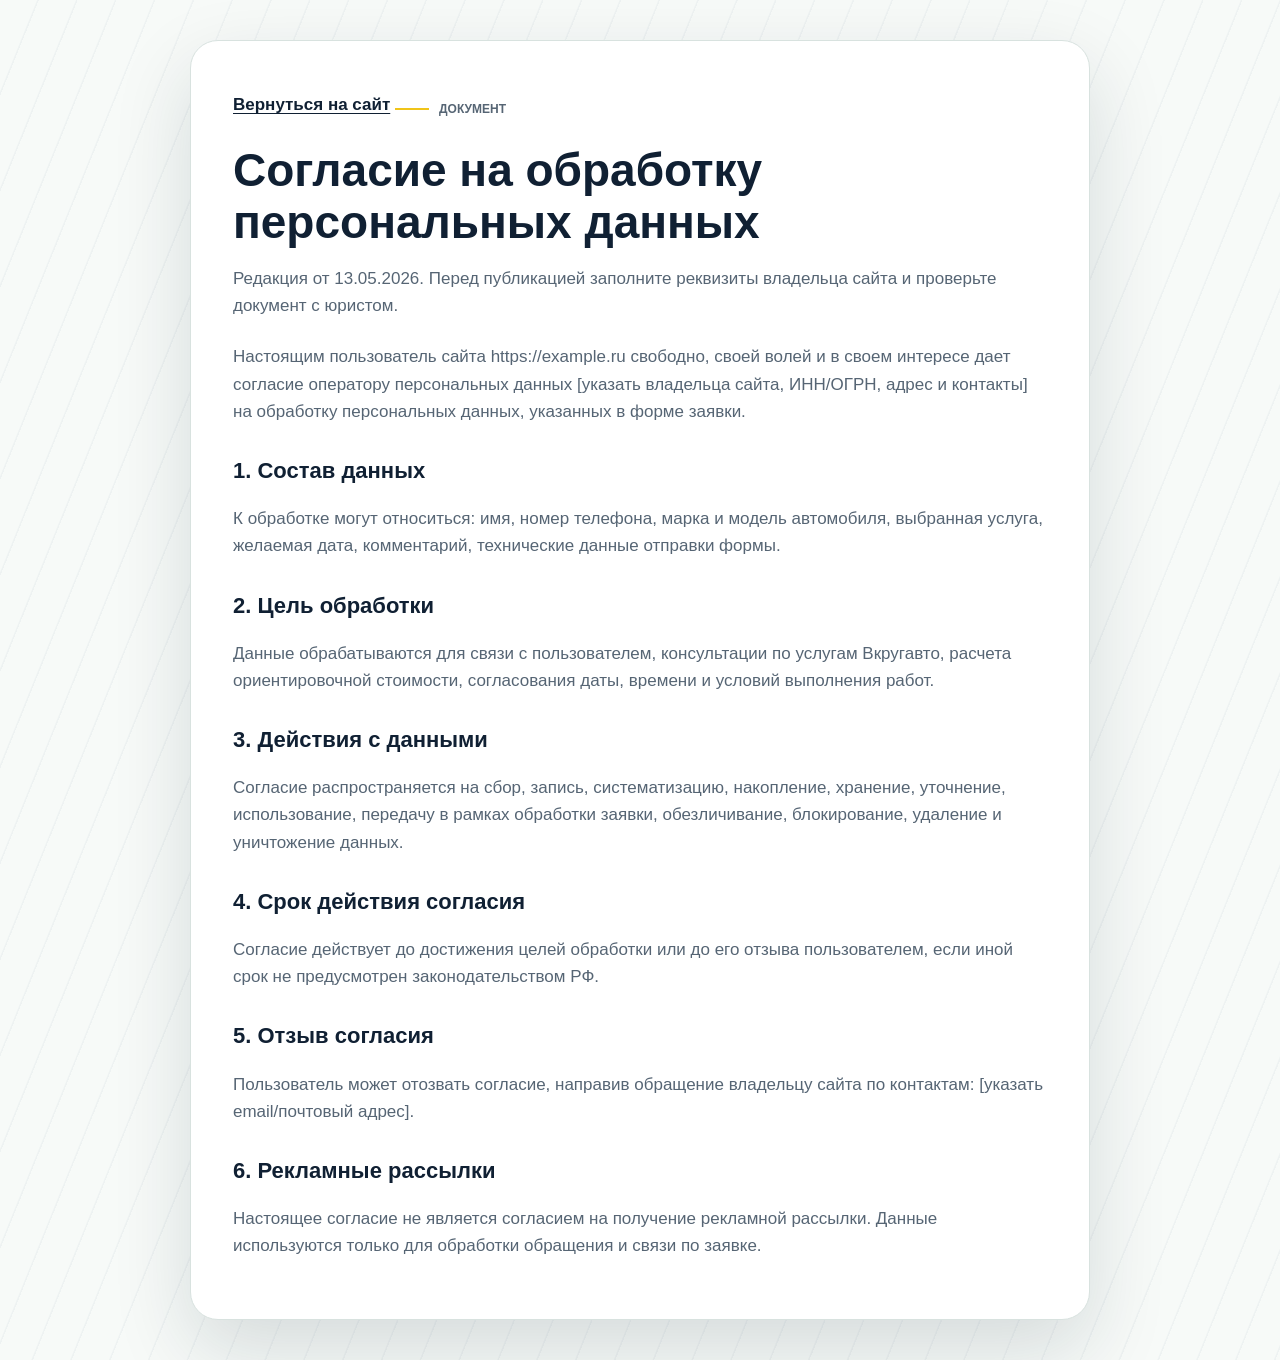
<file: consent.html>
<!doctype html>
<html lang="ru">
<head>
    <meta charset="utf-8">
    <meta name="viewport" content="width=device-width, initial-scale=1">
    <title>Согласие на обработку персональных данных — Вкругавто</title>
    <meta name="description" content="Согласие пользователя на обработку персональных данных при отправке заявки на сайте Вкругавто.">
    <meta name="robots" content="index, follow">
    <link rel="canonical" href="https://example.ru/consent.html">
    <link rel="icon" href="assets/img/favicon.svg" type="image/svg+xml">
    <link rel="stylesheet" href="assets/css/style.css">
</head>
<body class="legal-page">
    <main class="legal-main">
        <article class="legal-card">
            <a class="legal-back" href="/">Вернуться на сайт</a>
            <p class="eyebrow">Документ</p>
            <h1>Согласие на обработку персональных данных</h1>
            <p class="legal-muted">Редакция от 13.05.2026. Перед публикацией заполните реквизиты владельца сайта и проверьте документ с юристом.</p>

            <p>Настоящим пользователь сайта https://example.ru свободно, своей волей и в своем интересе дает согласие оператору персональных данных [указать владельца сайта, ИНН/ОГРН, адрес и контакты] на обработку персональных данных, указанных в форме заявки.</p>

            <h2>1. Состав данных</h2>
            <p>К обработке могут относиться: имя, номер телефона, марка и модель автомобиля, выбранная услуга, желаемая дата, комментарий, технические данные отправки формы.</p>

            <h2>2. Цель обработки</h2>
            <p>Данные обрабатываются для связи с пользователем, консультации по услугам Вкругавто, расчета ориентировочной стоимости, согласования даты, времени и условий выполнения работ.</p>

            <h2>3. Действия с данными</h2>
            <p>Согласие распространяется на сбор, запись, систематизацию, накопление, хранение, уточнение, использование, передачу в рамках обработки заявки, обезличивание, блокирование, удаление и уничтожение данных.</p>

            <h2>4. Срок действия согласия</h2>
            <p>Согласие действует до достижения целей обработки или до его отзыва пользователем, если иной срок не предусмотрен законодательством РФ.</p>

            <h2>5. Отзыв согласия</h2>
            <p>Пользователь может отозвать согласие, направив обращение владельцу сайта по контактам: [указать email/почтовый адрес].</p>

            <h2>6. Рекламные рассылки</h2>
            <p>Настоящее согласие не является согласием на получение рекламной рассылки. Данные используются только для обработки обращения и связи по заявке.</p>
        </article>
    </main>
</body>
</html>
</file>
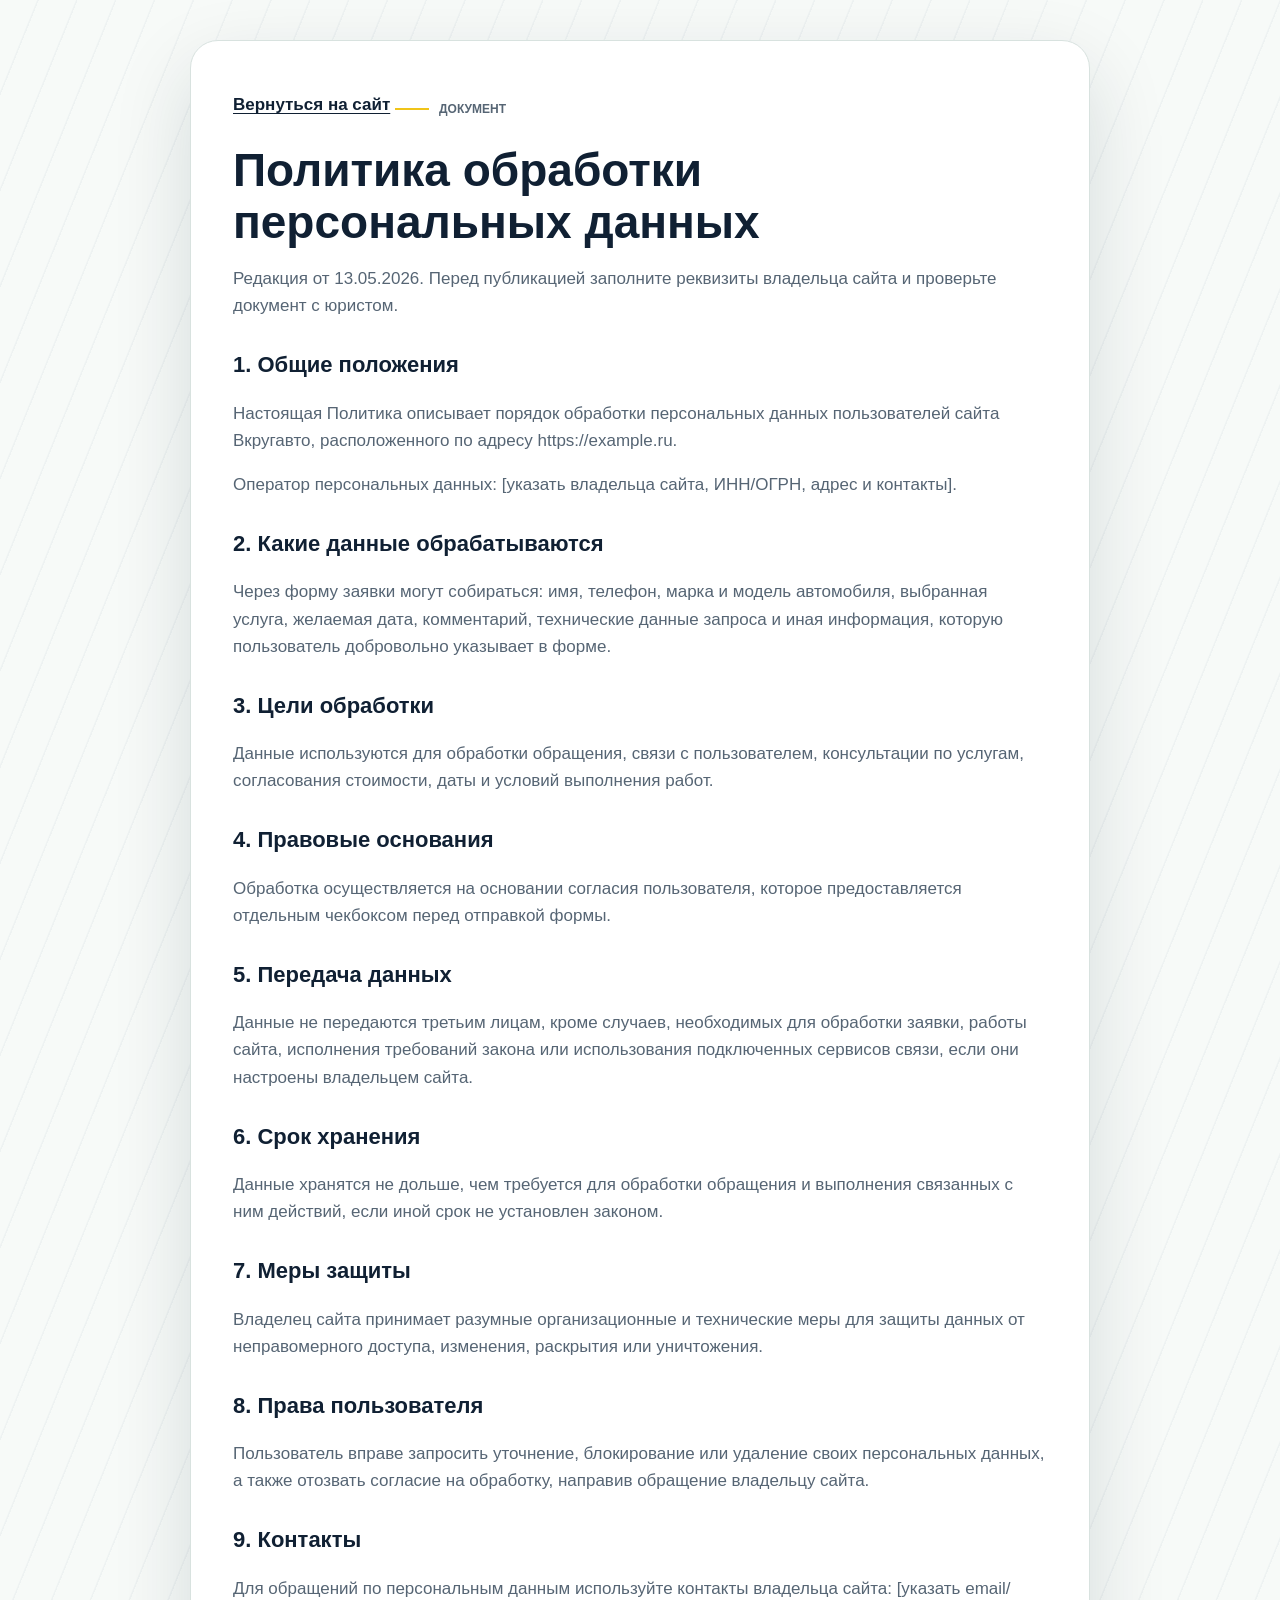
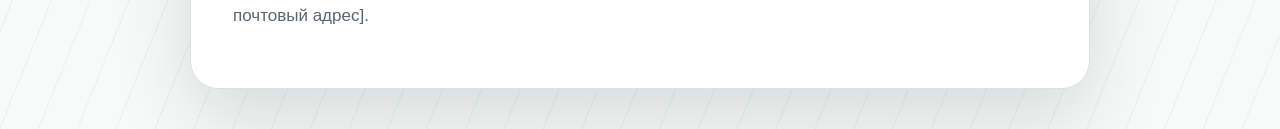
<file: privacy.html>
<!doctype html>
<html lang="ru">
<head>
    <meta charset="utf-8">
    <meta name="viewport" content="width=device-width, initial-scale=1">
    <title>Политика обработки персональных данных — Вкругавто</title>
    <meta name="description" content="Политика обработки персональных данных сайта Вкругавто.">
    <meta name="robots" content="index, follow">
    <link rel="canonical" href="https://example.ru/privacy.html">
    <link rel="icon" href="assets/img/favicon.svg" type="image/svg+xml">
    <link rel="stylesheet" href="assets/css/style.css">
</head>
<body class="legal-page">
    <main class="legal-main">
        <article class="legal-card">
            <a class="legal-back" href="/">Вернуться на сайт</a>
            <p class="eyebrow">Документ</p>
            <h1>Политика обработки персональных данных</h1>
            <p class="legal-muted">Редакция от 13.05.2026. Перед публикацией заполните реквизиты владельца сайта и проверьте документ с юристом.</p>

            <h2>1. Общие положения</h2>
            <p>Настоящая Политика описывает порядок обработки персональных данных пользователей сайта Вкругавто, расположенного по адресу https://example.ru.</p>
            <p>Оператор персональных данных: [указать владельца сайта, ИНН/ОГРН, адрес и контакты].</p>

            <h2>2. Какие данные обрабатываются</h2>
            <p>Через форму заявки могут собираться: имя, телефон, марка и модель автомобиля, выбранная услуга, желаемая дата, комментарий, технические данные запроса и иная информация, которую пользователь добровольно указывает в форме.</p>

            <h2>3. Цели обработки</h2>
            <p>Данные используются для обработки обращения, связи с пользователем, консультации по услугам, согласования стоимости, даты и условий выполнения работ.</p>

            <h2>4. Правовые основания</h2>
            <p>Обработка осуществляется на основании согласия пользователя, которое предоставляется отдельным чекбоксом перед отправкой формы.</p>

            <h2>5. Передача данных</h2>
            <p>Данные не передаются третьим лицам, кроме случаев, необходимых для обработки заявки, работы сайта, исполнения требований закона или использования подключенных сервисов связи, если они настроены владельцем сайта.</p>

            <h2>6. Срок хранения</h2>
            <p>Данные хранятся не дольше, чем требуется для обработки обращения и выполнения связанных с ним действий, если иной срок не установлен законом.</p>

            <h2>7. Меры защиты</h2>
            <p>Владелец сайта принимает разумные организационные и технические меры для защиты данных от неправомерного доступа, изменения, раскрытия или уничтожения.</p>

            <h2>8. Права пользователя</h2>
            <p>Пользователь вправе запросить уточнение, блокирование или удаление своих персональных данных, а также отозвать согласие на обработку, направив обращение владельцу сайта.</p>

            <h2>9. Контакты</h2>
            <p>Для обращений по персональным данным используйте контакты владельца сайта: [указать email/почтовый адрес].</p>
        </article>
    </main>
</body>
</html>
</file>
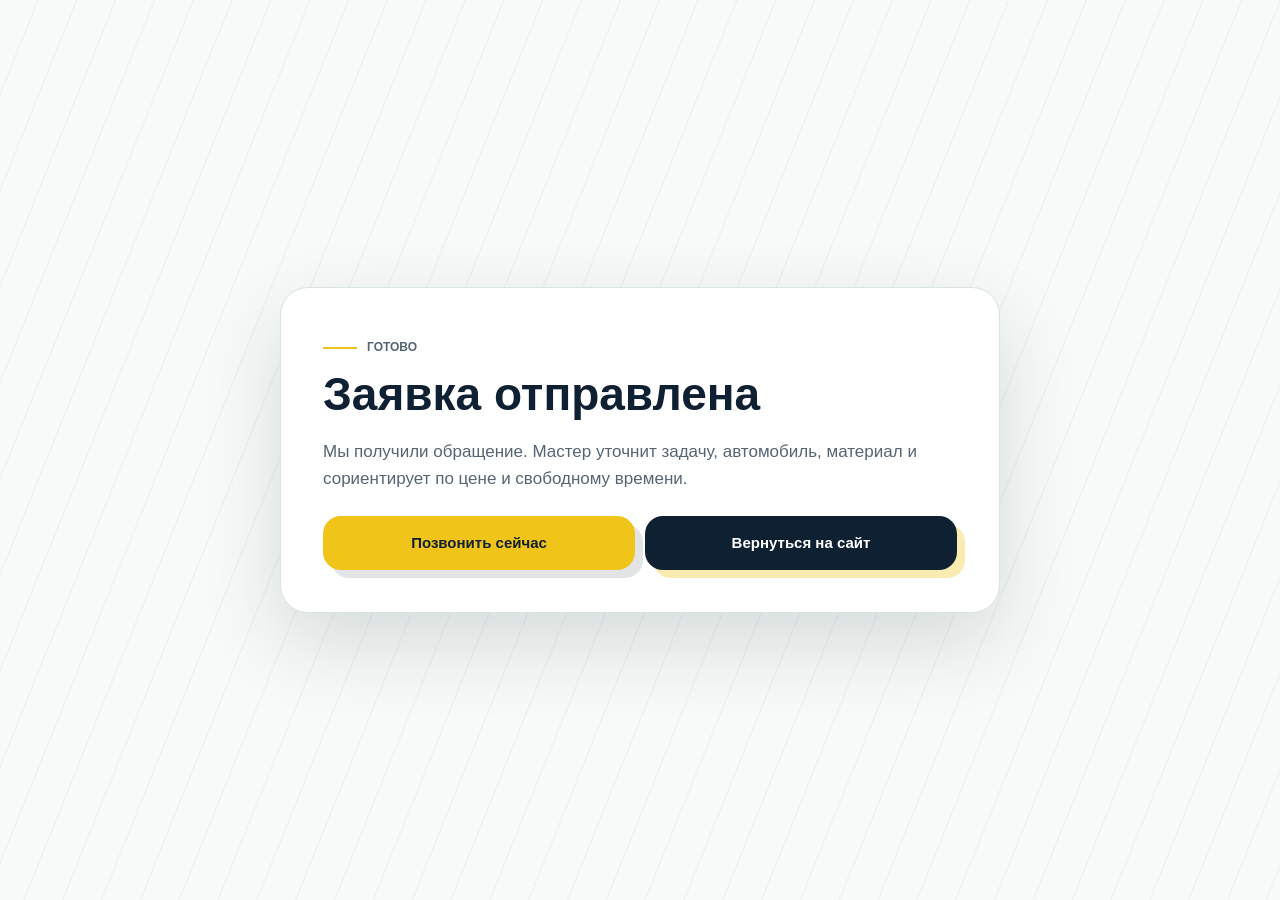
<file: thanks.html>
<!doctype html>
<html lang="ru">
<head>
    <meta charset="utf-8">
    <meta name="viewport" content="width=device-width, initial-scale=1">
    <title>Заявка отправлена — Вкругавто</title>
    <meta name="robots" content="noindex, follow">
    <link rel="icon" href="assets/img/favicon.svg" type="image/svg+xml">
    <link rel="stylesheet" href="assets/css/style.css">
</head>
<body class="thanks-page">
    <main class="thanks-main">
        <section class="thanks-card">
            <p class="eyebrow">Готово</p>
            <h1>Заявка отправлена</h1>
            <p>Мы получили обращение. Мастер уточнит задачу, автомобиль, материал и сориентирует по цене и свободному времени.</p>
            <div class="thanks-actions">
                <a class="btn btn-primary" href="tel:+79855560320">Позвонить сейчас</a>
                <a class="btn btn-secondary" href="/">Вернуться на сайт</a>
            </div>
        </section>
    </main>
</body>
</html>
</file>
<file: assets/css/style.css>
:root {
    --color-bg: #fbfcfd;
    --color-surface: #ffffff;
    --color-surface-soft: #f3f7f8;
    --color-ink: #101828;
    --color-muted: #526070;
    --color-line: #dfe7ea;
    --color-primary: #132238;
    --color-primary-2: #24496f;
    --color-accent: #f3c316;
    --color-accent-dark: #8a6100;
    --color-success: #287a58;
    --color-error: #b42318;
    --shadow-sm: 0 8px 24px rgba(19, 34, 56, 0.08);
    --shadow-md: 0 18px 46px rgba(19, 34, 56, 0.12);
    --radius-lg: 22px;
    --radius-md: 16px;
    --radius-sm: 10px;
    --container: 1180px;
    --header-height: 72px;
    --focus: 0 0 0 4px rgba(243, 195, 22, 0.45);
    --z-mobile-cta: 80;
    --z-header: 100;
    --z-skip: 120;
}

*,
*::before,
*::after {
    box-sizing: border-box;
}

html {
    scroll-behavior: smooth;
    text-size-adjust: 100%;
}

body {
    margin: 0;
    color: var(--color-ink);
    background: var(--color-bg);
    font-family: -apple-system, BlinkMacSystemFont, "Segoe UI", Roboto, Arial, sans-serif;
    font-size: 16px;
    line-height: 1.6;
    letter-spacing: 0;
    overflow-x: hidden;
}

body.menu-open {
    overflow: hidden;
}

img,
svg {
    display: block;
    max-width: 100%;
}

a {
    color: inherit;
    text-decoration: none;
}

button,
input,
select,
textarea {
    font: inherit;
}

button,
a,
summary,
select {
    touch-action: manipulation;
}

button {
    border: 0;
}

:focus-visible {
    outline: 0;
    box-shadow: var(--focus);
}

.skip-link {
    position: fixed;
    top: 12px;
    left: 12px;
    z-index: var(--z-skip);
    padding: 10px 14px;
    color: #ffffff;
    background: var(--color-primary);
    border-radius: var(--radius-sm);
    transform: translateY(-160%);
    transition: transform 180ms ease-out;
}

.skip-link:focus {
    transform: translateY(0);
}

.container {
    width: min(100% - 32px, var(--container));
    margin-inline: auto;
}

.section {
    padding: 72px 0;
}

.section-tight {
    padding-top: 56px;
}

.section-head {
    max-width: 720px;
    margin-bottom: 28px;
}

.section-head h2,
.lead-copy h2,
.contacts-card h2 {
    margin: 0 0 14px;
    font-size: 32px;
    line-height: 1.12;
    letter-spacing: 0;
}

.section-head p,
.lead-copy p,
.contacts-card p {
    margin: 0;
    color: var(--color-muted);
}

.eyebrow {
    margin: 0 0 12px;
    color: var(--color-accent-dark);
    font-size: 14px;
    font-weight: 800;
    text-transform: uppercase;
    letter-spacing: 0;
}

.site-header {
    position: sticky;
    top: 0;
    z-index: var(--z-header);
    min-height: var(--header-height);
    background: rgba(251, 252, 253, 0.92);
    border-bottom: 1px solid rgba(223, 231, 234, 0.85);
    backdrop-filter: blur(16px);
}

.site-header.is-scrolled {
    box-shadow: 0 10px 30px rgba(19, 34, 56, 0.08);
}

.header-inner {
    display: flex;
    align-items: center;
    justify-content: space-between;
    min-height: var(--header-height);
    gap: 16px;
}

.brand {
    display: inline-flex;
    align-items: center;
    min-height: 48px;
    gap: 10px;
}

.brand-mark {
    display: grid;
    place-items: center;
    width: 42px;
    height: 42px;
    color: var(--color-primary);
    background: #ffffff;
    border: 1px solid var(--color-line);
    border-radius: 14px;
    box-shadow: var(--shadow-sm);
}

.brand strong,
.brand small {
    display: block;
}

.brand strong {
    font-size: 18px;
    line-height: 1.1;
}

.brand small {
    color: var(--color-muted);
    font-size: 12px;
}

.desktop-nav {
    display: none;
    align-items: center;
    gap: 22px;
    color: var(--color-muted);
    font-size: 14px;
    font-weight: 700;
}

.desktop-nav a {
    min-height: 44px;
    display: inline-flex;
    align-items: center;
    transition: color 180ms ease-out;
}

.desktop-nav a:hover {
    color: var(--color-primary);
}

.header-actions {
    display: flex;
    align-items: center;
    gap: 10px;
}

.header-phone {
    display: none;
    min-height: 44px;
    align-items: center;
    font-weight: 800;
    color: var(--color-primary);
}

.menu-button {
    display: inline-grid;
    place-items: center;
    width: 48px;
    height: 48px;
    background: var(--color-primary);
    color: #ffffff;
    border-radius: 14px;
    cursor: pointer;
}

.menu-button span {
    width: 20px;
    height: 2px;
    background: currentColor;
    transition: transform 180ms ease-out;
}

.menu-button span + span {
    margin-top: -12px;
}

.menu-button[aria-expanded="true"] span:first-child {
    transform: translateY(6px) rotate(45deg);
}

.menu-button[aria-expanded="true"] span:last-child {
    transform: translateY(-6px) rotate(-45deg);
}

.mobile-nav {
    display: none;
    padding: 10px 16px 18px;
    background: var(--color-bg);
    border-bottom: 1px solid var(--color-line);
}

.mobile-nav.is-open {
    display: grid;
    gap: 8px;
}

.mobile-nav a {
    min-height: 48px;
    display: flex;
    align-items: center;
    padding: 0 14px;
    color: var(--color-primary);
    font-weight: 800;
    background: #ffffff;
    border: 1px solid var(--color-line);
    border-radius: var(--radius-md);
}

.hero {
    position: relative;
    min-height: 630px;
    padding: 70px 0 50px;
    isolation: isolate;
    overflow: hidden;
    background:
        linear-gradient(100deg, rgba(251, 252, 253, 0.98) 0%, rgba(251, 252, 253, 0.9) 48%, rgba(232, 239, 244, 0.82) 100%),
        var(--color-bg);
}

.hero::after {
    content: "";
    position: absolute;
    inset: auto 0 0;
    height: 1px;
    background: var(--color-line);
}

.hero-art {
    position: absolute;
    right: -260px;
    top: 30px;
    z-index: -2;
    width: 720px;
    opacity: 0.48;
}

.hero-sheen {
    position: absolute;
    inset: 0;
    z-index: -1;
    background:
        repeating-linear-gradient(112deg, transparent 0 32px, rgba(36, 73, 111, 0.045) 33px 34px),
        linear-gradient(180deg, transparent 0%, rgba(255, 255, 255, 0.72) 78%);
    pointer-events: none;
}

.hero-inner {
    display: grid;
    gap: 30px;
}

.hero-copy {
    max-width: 760px;
}

.hero h1 {
    max-width: 820px;
    margin: 0 0 18px;
    color: var(--color-primary);
    font-size: 38px;
    line-height: 1.06;
    letter-spacing: 0;
}

.hero-text {
    max-width: 720px;
    margin: 0;
    color: #324053;
    font-size: 18px;
}

.hero-actions {
    display: grid;
    gap: 12px;
    margin-top: 28px;
}

.btn {
    min-height: 50px;
    display: inline-flex;
    align-items: center;
    justify-content: center;
    gap: 8px;
    padding: 13px 20px;
    border-radius: 16px;
    font-weight: 850;
    cursor: pointer;
    transition: transform 180ms ease-out, box-shadow 180ms ease-out, background 180ms ease-out, color 180ms ease-out, border-color 180ms ease-out;
}

.btn:hover {
    transform: translateY(-2px);
}

.btn:active {
    transform: translateY(0) scale(0.98);
}

.btn:disabled,
button:disabled {
    opacity: 0.55;
    cursor: not-allowed;
    transform: none;
}

.btn-primary {
    color: var(--color-primary);
    background: var(--color-accent);
    box-shadow: 0 14px 28px rgba(243, 195, 22, 0.28);
}

.btn-primary:hover {
    background: #ffd83d;
}

.btn-secondary {
    color: #ffffff;
    background: var(--color-primary);
    box-shadow: 0 14px 28px rgba(19, 34, 56, 0.18);
}

.btn-secondary:hover {
    background: var(--color-primary-2);
}

.btn-ghost {
    color: var(--color-primary);
    background: #ffffff;
    border: 1px solid var(--color-line);
}

.btn-wide {
    width: 100%;
}

.trust-row {
    display: flex;
    flex-wrap: wrap;
    gap: 10px;
    margin-top: 28px;
}

.trust-row span,
.map-mini {
    display: inline-flex;
    align-items: center;
    min-height: 42px;
    padding: 8px 12px;
    color: var(--color-primary);
    background: rgba(255, 255, 255, 0.82);
    border: 1px solid var(--color-line);
    border-radius: 999px;
    box-shadow: 0 8px 22px rgba(19, 34, 56, 0.06);
}

.trust-row b {
    margin-right: 4px;
    font-variant-numeric: tabular-nums;
}

.hero-proof {
    display: grid;
    gap: 10px;
    max-width: 460px;
}

.proof-line,
.service-card,
.price-list,
.benefit-card,
.process-list li,
.segment-card,
.review-card,
.faq-item,
.lead-form,
.contacts-card,
.map-card {
    background: var(--color-surface);
    border: 1px solid var(--color-line);
    border-radius: var(--radius-lg);
    box-shadow: var(--shadow-sm);
}

.proof-line {
    padding: 16px;
}

.proof-line span {
    display: block;
    margin-bottom: 2px;
    color: var(--color-muted);
    font-size: 13px;
}

.proof-line strong {
    display: block;
    color: var(--color-primary);
    line-height: 1.35;
}

.map-mini {
    justify-content: center;
    border-radius: var(--radius-md);
    font-weight: 800;
}

.service-grid,
.benefit-grid,
.review-grid,
.segment-grid {
    display: grid;
    gap: 16px;
}

.service-card,
.benefit-card,
.segment-card,
.review-card {
    padding: 22px;
}

.service-card {
    min-height: 230px;
    transition: transform 180ms ease-out, box-shadow 180ms ease-out, border-color 180ms ease-out;
}

.service-card:hover {
    transform: translateY(-4px);
    border-color: rgba(36, 73, 111, 0.28);
    box-shadow: var(--shadow-md);
}

.icon-shell {
    display: grid;
    place-items: center;
    width: 48px;
    height: 48px;
    margin-bottom: 18px;
    color: var(--color-primary);
    background: #f6f8fa;
    border: 1px solid var(--color-line);
    border-radius: 16px;
}

.icon-shell svg {
    width: 26px;
    height: 26px;
    fill: none;
    stroke: currentColor;
    stroke-width: 1.8;
    stroke-linecap: round;
    stroke-linejoin: round;
}

.service-card h3,
.benefit-card h3,
.process-list h3,
.segment-card h2,
.review-card h3 {
    margin: 0 0 10px;
    color: var(--color-primary);
    font-size: 20px;
    line-height: 1.22;
}

.service-card p,
.benefit-card p,
.process-list p,
.segment-card p,
.review-card p {
    margin: 0;
    color: var(--color-muted);
}

.price-section {
    background: #eef4f6;
    border-block: 1px solid var(--color-line);
}

.price-layout {
    display: grid;
    gap: 28px;
}

.price-list {
    overflow: hidden;
}

.price-item {
    display: grid;
    gap: 6px;
    padding: 18px;
    border-bottom: 1px solid var(--color-line);
}

.price-item:last-child {
    border-bottom: 0;
}

.price-item span {
    color: var(--color-primary);
    font-weight: 750;
}

.price-item strong {
    color: var(--color-primary);
    font-size: 26px;
    line-height: 1;
    font-variant-numeric: tabular-nums;
}

.benefit-grid {
    grid-template-columns: 1fr;
}

.benefit-card {
    position: relative;
    overflow: hidden;
}

.benefit-card::before {
    content: "";
    display: block;
    width: 42px;
    height: 4px;
    margin-bottom: 18px;
    background: var(--color-accent);
    border-radius: 999px;
}

.process-section {
    background: var(--color-primary);
    color: #ffffff;
}

.process-section .section-head h2,
.process-section .eyebrow {
    color: #ffffff;
}

.process-section .section-head p {
    color: rgba(255, 255, 255, 0.76);
}

.process-list {
    display: grid;
    gap: 14px;
    padding: 0;
    margin: 0;
    list-style: none;
}

.process-list li {
    padding: 20px;
    color: var(--color-ink);
}

.process-list span {
    display: inline-flex;
    align-items: center;
    justify-content: center;
    min-width: 46px;
    min-height: 34px;
    margin-bottom: 14px;
    color: var(--color-primary);
    background: var(--color-accent);
    border-radius: 999px;
    font-weight: 900;
    font-variant-numeric: tabular-nums;
}

.segment-card {
    min-height: 210px;
    background:
        linear-gradient(180deg, rgba(255, 255, 255, 0.94), rgba(255, 255, 255, 0.94)),
        repeating-linear-gradient(135deg, transparent 0 18px, rgba(19, 34, 56, 0.05) 19px 20px);
}

.review-section {
    background: #f7fafb;
}

.stars {
    margin-bottom: 12px;
    color: var(--color-accent-dark);
    font-size: 16px;
    line-height: 1;
    letter-spacing: 0;
}

.review-card > span {
    display: block;
    margin-top: 16px;
    color: var(--color-muted);
    font-size: 13px;
}

.faq-layout {
    display: grid;
    gap: 24px;
}

.faq-list {
    display: grid;
    gap: 10px;
}

.faq-item {
    overflow: hidden;
}

.faq-item summary {
    min-height: 58px;
    display: flex;
    align-items: center;
    justify-content: space-between;
    gap: 16px;
    padding: 18px 20px;
    color: var(--color-primary);
    font-weight: 850;
    cursor: pointer;
}

.faq-item summary::after {
    content: "+";
    flex: 0 0 auto;
    width: 28px;
    height: 28px;
    display: inline-grid;
    place-items: center;
    color: #ffffff;
    background: var(--color-primary);
    border-radius: 50%;
}

.faq-item[open] summary::after {
    content: "–";
}

.faq-item p {
    margin: 0;
    padding: 0 20px 20px;
    color: var(--color-muted);
}

.lead-section {
    background:
        linear-gradient(180deg, rgba(251, 252, 253, 0.96), rgba(239, 246, 248, 0.92)),
        var(--color-bg);
}

.lead-layout {
    display: grid;
    gap: 26px;
}

.check-list {
    display: grid;
    gap: 10px;
    padding: 0;
    margin: 22px 0 0;
    list-style: none;
}

.check-list li {
    display: flex;
    align-items: flex-start;
    gap: 10px;
    color: var(--color-primary);
    font-weight: 720;
}

.check-list li::before {
    content: "";
    flex: 0 0 auto;
    width: 18px;
    height: 18px;
    margin-top: 3px;
    background: var(--color-success);
    border-radius: 50%;
    box-shadow: inset 0 0 0 5px #ffffff;
}

.lead-form {
    display: grid;
    gap: 16px;
    padding: 20px;
}

.field-grid {
    display: grid;
    gap: 16px;
}

.lead-form label {
    display: grid;
    gap: 8px;
    color: var(--color-primary);
    font-weight: 800;
}

.lead-form label span {
    color: var(--color-error);
}

.lead-form input,
.lead-form select,
.lead-form textarea {
    width: 100%;
    min-height: 50px;
    padding: 13px 14px;
    color: var(--color-ink);
    background: #fbfcfd;
    border: 1px solid var(--color-line);
    border-radius: 14px;
    transition: border-color 180ms ease-out, box-shadow 180ms ease-out, background 180ms ease-out;
}

.lead-form textarea {
    min-height: 124px;
    resize: vertical;
}

.lead-form input:focus,
.lead-form select:focus,
.lead-form textarea:focus {
    outline: 0;
    border-color: var(--color-primary-2);
    box-shadow: var(--focus);
    background: #ffffff;
}

.checkbox-line {
    grid-template-columns: 22px 1fr;
    align-items: flex-start;
    gap: 10px;
    font-weight: 650;
}

.checkbox-line input {
    width: 22px;
    height: 22px;
    min-height: 22px;
    margin: 2px 0 0;
    accent-color: var(--color-primary);
}

.checkbox-line span {
    color: var(--color-muted);
}

.checkbox-line a {
    color: var(--color-primary-2);
    text-decoration: underline;
    text-underline-offset: 3px;
}

.hp-field {
    position: absolute;
    width: 1px;
    height: 1px;
    overflow: hidden;
    clip: rect(0 0 0 0);
    clip-path: inset(50%);
}

.form-status {
    min-height: 24px;
    color: var(--color-primary);
    font-weight: 750;
}

.form-status.is-error {
    color: var(--color-error);
}

.form-status.is-success {
    color: var(--color-success);
}

.form-note {
    margin: 0;
    color: var(--color-muted);
    font-size: 13px;
}

.contacts-section {
    background: var(--color-primary);
    color: #ffffff;
}

.contacts-layout {
    display: grid;
    gap: 18px;
}

.contacts-card {
    padding: 24px;
    color: var(--color-ink);
}

.contacts-card p + p {
    margin-top: 10px;
}

.contacts-card a:not(.btn) {
    color: var(--color-primary);
    font-weight: 850;
}

.contact-actions {
    display: grid;
    gap: 10px;
    margin-top: 22px;
}

.map-card {
    min-height: 340px;
    overflow: hidden;
    background: #dce8ed;
}

.map-card iframe {
    width: 100%;
    height: 100%;
    min-height: 340px;
    display: block;
    border: 0;
}

.map-placeholder {
    min-height: 340px;
    display: grid;
    place-items: center;
    gap: 16px;
    padding: 24px;
    text-align: center;
    color: var(--color-primary);
    background:
        repeating-linear-gradient(135deg, rgba(19, 34, 56, 0.08) 0 1px, transparent 1px 18px),
        #eef4f6;
}

.map-placeholder p {
    max-width: 340px;
    margin: 0;
    color: var(--color-muted);
    font-weight: 700;
}

.site-footer {
    padding: 28px 0 92px;
    color: #d6e0e7;
    background: #0b1422;
}

.footer-inner {
    display: grid;
    gap: 14px;
}

.site-footer p {
    margin: 0;
}

.site-footer a {
    display: inline-flex;
    min-height: 36px;
    align-items: center;
    margin-right: 14px;
    color: #ffffff;
    text-decoration: underline;
    text-underline-offset: 3px;
}

.mobile-cta {
    position: fixed;
    left: 0;
    right: 0;
    bottom: 0;
    z-index: var(--z-mobile-cta);
    display: grid;
    grid-template-columns: 1fr 1fr;
    gap: 8px;
    padding: 10px 14px calc(10px + env(safe-area-inset-bottom));
    background: rgba(251, 252, 253, 0.96);
    border-top: 1px solid var(--color-line);
    backdrop-filter: blur(16px);
}

.mobile-cta a {
    min-height: 50px;
    display: inline-flex;
    align-items: center;
    justify-content: center;
    border-radius: 14px;
    font-weight: 900;
}

.mobile-cta a:first-child {
    color: #ffffff;
    background: var(--color-primary);
}

.mobile-cta a:last-child {
    color: var(--color-primary);
    background: var(--color-accent);
}

.legal-page,
.thanks-page {
    min-height: 100dvh;
    background:
        repeating-linear-gradient(112deg, transparent 0 34px, rgba(36, 73, 111, 0.045) 35px 36px),
        var(--color-bg);
}

.legal-main,
.thanks-main {
    width: min(100% - 32px, 900px);
    min-height: 100dvh;
    display: grid;
    align-items: center;
    margin-inline: auto;
    padding: 40px 0;
}

.legal-card,
.thanks-card {
    padding: 24px;
    background: #ffffff;
    border: 1px solid var(--color-line);
    border-radius: var(--radius-lg);
    box-shadow: var(--shadow-md);
}

.legal-card h1,
.thanks-card h1 {
    margin: 0 0 14px;
    color: var(--color-primary);
    font-size: 34px;
    line-height: 1.12;
}

.legal-card h2 {
    margin: 28px 0 8px;
    color: var(--color-primary);
    font-size: 22px;
}

.legal-card p,
.thanks-card p {
    color: var(--color-muted);
}

.legal-back {
    display: inline-flex;
    min-height: 44px;
    align-items: center;
    margin-bottom: 18px;
    color: var(--color-primary);
    font-weight: 850;
    text-decoration: underline;
    text-underline-offset: 3px;
}

.legal-muted {
    margin-bottom: 24px;
}

.thanks-main {
    max-width: 720px;
}

.thanks-actions {
    display: grid;
    gap: 10px;
    margin-top: 24px;
}

.reveal {
    opacity: 0;
    transform: translateY(18px);
    transition: opacity 260ms ease-out, transform 260ms ease-out;
}

.reveal.is-visible {
    opacity: 1;
    transform: translateY(0);
}

@media (min-width: 520px) {
    .hero-actions,
    .contact-actions {
        grid-template-columns: repeat(2, minmax(0, 1fr));
    }

    .price-item {
        grid-template-columns: 1fr auto;
        align-items: center;
    }
}

@media (min-width: 768px) {
    body {
        font-size: 17px;
    }

    .section {
        padding: 92px 0;
    }

    .section-head h2,
    .lead-copy h2,
    .contacts-card h2 {
        font-size: 42px;
    }

    .hero {
        padding: 98px 0 72px;
    }

    .hero-art {
        right: -210px;
        width: 880px;
        opacity: 0.56;
    }

    .hero h1 {
        font-size: 52px;
    }

    .hero-actions {
        display: flex;
        flex-wrap: wrap;
    }

    .service-grid,
    .review-grid,
    .segment-grid {
        grid-template-columns: repeat(2, minmax(0, 1fr));
    }

    .benefit-grid {
        grid-template-columns: repeat(2, minmax(0, 1fr));
    }

    .process-list {
        grid-template-columns: repeat(2, minmax(0, 1fr));
    }

    .field-grid {
        grid-template-columns: repeat(2, minmax(0, 1fr));
    }

    .legal-card,
    .thanks-card {
        padding: 42px;
    }

    .legal-card h1,
    .thanks-card h1 {
        font-size: 46px;
    }

    .thanks-actions {
        grid-template-columns: repeat(2, minmax(0, 1fr));
    }

    .site-footer {
        padding-bottom: 28px;
    }

    .footer-inner {
        grid-template-columns: 1fr auto;
        align-items: center;
    }

    .mobile-cta {
        display: none;
    }
}

@media (min-width: 1024px) {
    .desktop-nav,
    .header-phone {
        display: inline-flex;
    }

    .menu-button,
    .mobile-nav {
        display: none !important;
    }

    .hero-inner {
        grid-template-columns: minmax(0, 1fr) 370px;
        align-items: end;
    }

    .hero h1 {
        font-size: 58px;
    }

    .service-grid {
        grid-template-columns: repeat(3, minmax(0, 1fr));
    }

    .price-layout,
    .faq-layout,
    .lead-layout,
    .contacts-layout {
        grid-template-columns: minmax(0, 0.9fr) minmax(0, 1.1fr);
        align-items: start;
    }

    .benefit-grid {
        grid-template-columns: repeat(5, minmax(0, 1fr));
    }

    .process-list {
        grid-template-columns: repeat(5, minmax(0, 1fr));
    }

    .segment-grid {
        grid-template-columns: repeat(3, minmax(0, 1fr));
    }

    .review-grid {
        grid-template-columns: repeat(3, minmax(0, 1fr));
    }
}

@media (min-width: 1280px) {
    .hero-art {
        right: 0;
        width: 940px;
        opacity: 0.62;
    }

    .hero h1 {
        font-size: 64px;
    }
}

@media (max-width: 374px) {
    .container {
        width: min(100% - 24px, var(--container));
    }

    .hero h1 {
        font-size: 34px;
    }

    .section-head h2,
    .lead-copy h2,
    .contacts-card h2 {
        font-size: 29px;
    }

    .btn {
        padding-inline: 14px;
    }
}

@media (prefers-reduced-motion: reduce) {
    html {
        scroll-behavior: auto;
    }

    *,
    *::before,
    *::after {
        animation-duration: 0.01ms !important;
        animation-iteration-count: 1 !important;
        transition-duration: 0.01ms !important;
        scroll-behavior: auto !important;
    }

    .reveal {
        opacity: 1;
        transform: none;
    }
}

/* Editorial studio redesign */
:root {
    --color-bg: #f7faf8;
    --color-surface: #ffffff;
    --color-surface-soft: #edf4f1;
    --color-ink: #0d1624;
    --color-muted: #566574;
    --color-line: #d8e2df;
    --color-primary: #102033;
    --color-primary-2: #1e5365;
    --color-accent: #f0c419;
    --color-accent-dark: #775405;
    --color-success: #24765a;
    --shadow-sm: 0 16px 42px rgba(16, 32, 51, 0.08);
    --shadow-md: 0 30px 80px rgba(16, 32, 51, 0.14);
    --shadow-hard: 12px 12px 0 #102033;
    --radius-lg: 28px;
    --radius-md: 20px;
    --radius-sm: 12px;
    --container: 1200px;
}

body {
    background:
        linear-gradient(90deg, rgba(16, 32, 51, 0.035) 1px, transparent 1px) 0 0 / 84px 84px,
        linear-gradient(180deg, rgba(16, 32, 51, 0.035) 1px, transparent 1px) 0 0 / 84px 84px,
        var(--color-bg);
    font-family: Inter, -apple-system, BlinkMacSystemFont, "Segoe UI", Roboto, Arial, sans-serif;
}

.container {
    width: min(100% - 28px, var(--container));
}

.section {
    position: relative;
    padding: 78px 0;
}

.section-head {
    max-width: 820px;
    margin-bottom: 34px;
}

.section-head h2,
.lead-copy h2,
.contacts-card h2 {
    max-width: 820px;
    font-size: clamp(34px, 5.2vw, 64px);
    line-height: 0.98;
}

.section-head p,
.lead-copy p,
.contacts-card p {
    max-width: 660px;
    font-size: 17px;
}

.eyebrow {
    display: inline-flex;
    align-items: center;
    gap: 10px;
    color: var(--color-primary-2);
    font-size: 12px;
    font-weight: 900;
}

.eyebrow::before {
    content: "";
    width: 34px;
    height: 2px;
    background: var(--color-accent);
}

.site-header {
    min-height: 78px;
    background: rgba(247, 250, 248, 0.84);
    border-bottom: 0;
}

.header-inner {
    min-height: 78px;
}

.brand {
    padding: 6px 12px 6px 6px;
    background: rgba(255, 255, 255, 0.76);
    border: 1px solid rgba(216, 226, 223, 0.9);
    border-radius: 999px;
    box-shadow: 0 12px 28px rgba(16, 32, 51, 0.06);
}

.brand-mark {
    width: 44px;
    height: 44px;
    color: #ffffff;
    background: var(--color-primary);
    border: 0;
    border-radius: 50%;
    box-shadow: none;
}

.brand strong {
    font-size: 17px;
}

.desktop-nav {
    padding: 6px;
    gap: 2px;
    background: rgba(255, 255, 255, 0.68);
    border: 1px solid rgba(216, 226, 223, 0.88);
    border-radius: 999px;
    box-shadow: 0 12px 28px rgba(16, 32, 51, 0.05);
}

.desktop-nav a {
    min-height: 40px;
    padding: 0 14px;
    border-radius: 999px;
}

.desktop-nav a:hover {
    color: var(--color-primary);
    background: #eef4f1;
}

.header-phone {
    padding: 0 16px;
    background: var(--color-primary);
    color: #ffffff;
    border-radius: 999px;
}

.menu-button {
    border-radius: 50%;
    box-shadow: 0 14px 28px rgba(16, 32, 51, 0.14);
}

.mobile-nav {
    padding: 12px 14px 18px;
    background: rgba(247, 250, 248, 0.98);
}

.mobile-nav a {
    border-radius: 18px;
    box-shadow: 0 10px 26px rgba(16, 32, 51, 0.06);
}

.hero {
    min-height: auto;
    padding: 54px 0 42px;
    background:
        linear-gradient(90deg, rgba(255, 255, 255, 0.65) 0%, rgba(255, 255, 255, 0) 54%),
        linear-gradient(180deg, #f7faf8 0%, #eef5f2 100%);
    overflow: hidden;
}

.hero::before {
    content: "VK";
    position: absolute;
    right: -20px;
    bottom: -70px;
    z-index: -1;
    color: rgba(16, 32, 51, 0.05);
    font-size: clamp(160px, 28vw, 390px);
    line-height: 0.8;
    font-weight: 950;
    letter-spacing: 0;
}

.hero::after {
    height: 10px;
    background:
        repeating-linear-gradient(90deg, var(--color-primary) 0 48px, var(--color-accent) 48px 72px, #ffffff 72px 96px);
}

.hero-sheen {
    background:
        repeating-linear-gradient(116deg, transparent 0 28px, rgba(16, 32, 51, 0.045) 29px 30px),
        linear-gradient(180deg, rgba(255, 255, 255, 0.2), rgba(255, 255, 255, 0.78));
}

.hero-inner {
    align-items: start;
    gap: 34px;
}

.hero-copy {
    max-width: 780px;
}

.hero h1 {
    max-width: 860px;
    margin-bottom: 20px;
    font-size: clamp(40px, 7vw, 74px);
    line-height: 0.94;
}

.hero-text {
    max-width: 690px;
    color: #334456;
    font-size: clamp(17px, 2vw, 21px);
    line-height: 1.55;
}

.hero-actions {
    gap: 10px;
    margin-top: 30px;
}

.btn {
    min-height: 54px;
    padding: 15px 22px;
    border-radius: 18px;
    font-size: 15px;
}

.btn-primary {
    color: var(--color-primary);
    background: var(--color-accent);
    box-shadow: 8px 8px 0 rgba(16, 32, 51, 0.12);
}

.btn-primary:hover {
    background: #ffd84a;
    box-shadow: 10px 10px 0 rgba(16, 32, 51, 0.14);
}

.btn-secondary {
    background: var(--color-primary);
    box-shadow: 8px 8px 0 rgba(240, 196, 25, 0.34);
}

.btn-ghost {
    background: rgba(255, 255, 255, 0.74);
}

.trust-row {
    max-width: 760px;
    gap: 8px;
}

.trust-row span {
    min-height: 44px;
    padding: 9px 13px;
    background: #ffffff;
    border: 1px solid rgba(16, 32, 51, 0.12);
    border-radius: 12px;
    box-shadow: none;
}

.trust-row span:first-child {
    color: #ffffff;
    background: var(--color-primary);
}

.hero-stage {
    display: grid;
    gap: 14px;
}

.stage-frame {
    position: relative;
    overflow: hidden;
    padding: 10px;
    background: #111c2b;
    border-radius: 34px;
    box-shadow: var(--shadow-md);
}

.stage-frame::after {
    content: "";
    position: absolute;
    inset: 10px;
    border: 1px solid rgba(255, 255, 255, 0.42);
    border-radius: 26px;
    pointer-events: none;
}

.hero-stage .hero-art {
    position: static;
    width: 100%;
    height: auto;
    opacity: 1;
    border-radius: 26px;
}

.stage-badge {
    position: absolute;
    z-index: 1;
    display: grid;
    gap: 0;
    min-width: 104px;
    padding: 10px 13px;
    color: var(--color-primary);
    background: rgba(255, 255, 255, 0.92);
    border: 1px solid rgba(255, 255, 255, 0.72);
    border-radius: 18px;
    box-shadow: 0 18px 36px rgba(16, 32, 51, 0.16);
}

.stage-badge span {
    color: var(--color-muted);
    font-size: 11px;
    font-weight: 850;
    text-transform: uppercase;
}

.stage-badge strong {
    font-size: 24px;
    line-height: 1;
}

.stage-badge-rating {
    left: 20px;
    top: 20px;
}

.stage-badge-time {
    right: 18px;
    bottom: 18px;
}

.hero-proof {
    grid-template-columns: repeat(2, minmax(0, 1fr));
    max-width: none;
    gap: 10px;
}

.proof-line {
    padding: 15px;
    background: rgba(255, 255, 255, 0.78);
    border: 1px solid rgba(216, 226, 223, 0.82);
    border-radius: 18px;
    box-shadow: none;
}

.proof-line span {
    font-weight: 850;
    text-transform: uppercase;
}

.map-mini {
    min-height: 52px;
    color: #ffffff;
    background: var(--color-primary-2);
    border: 0;
    box-shadow: 8px 8px 0 rgba(16, 32, 51, 0.12);
}

.studio-note {
    display: grid;
    gap: 10px;
    margin: -10px 0 28px;
    padding: 20px;
    color: #ffffff;
    background:
        linear-gradient(135deg, rgba(16, 32, 51, 0.97), rgba(30, 83, 101, 0.95)),
        var(--color-primary);
    border-radius: 28px;
    box-shadow: var(--shadow-sm);
}

.studio-note span {
    color: var(--color-accent);
    font-size: 12px;
    font-weight: 900;
    text-transform: uppercase;
}

.studio-note p {
    max-width: 760px;
    margin: 0;
    color: rgba(255, 255, 255, 0.86);
}

.service-grid {
    grid-template-columns: 1fr;
    gap: 14px;
}

.service-card {
    position: relative;
    min-height: 240px;
    display: grid;
    align-content: end;
    padding: 26px;
    overflow: hidden;
    background:
        linear-gradient(180deg, rgba(255, 255, 255, 0.86), rgba(255, 255, 255, 0.97)),
        linear-gradient(135deg, rgba(30, 83, 101, 0.12), rgba(240, 196, 25, 0.1));
    border: 1px solid rgba(16, 32, 51, 0.1);
    box-shadow: none;
}

.service-card::before {
    content: "";
    position: absolute;
    inset: 0;
    background:
        linear-gradient(120deg, transparent 0 58%, rgba(255, 255, 255, 0.78) 58% 62%, transparent 62%),
        repeating-linear-gradient(90deg, transparent 0 34px, rgba(16, 32, 51, 0.035) 35px 36px);
    pointer-events: none;
}

.service-card:nth-child(1),
.service-card:nth-child(4) {
    background:
        linear-gradient(160deg, rgba(16, 32, 51, 0.96), rgba(30, 83, 101, 0.9)),
        var(--color-primary);
    color: #ffffff;
}

.service-card:nth-child(1) h3,
.service-card:nth-child(1) p,
.service-card:nth-child(4) h3,
.service-card:nth-child(4) p {
    color: #ffffff;
}

.service-card:nth-child(1) .card-index,
.service-card:nth-child(4) .card-index {
    color: rgba(255, 255, 255, 0.16);
}

.service-card:nth-child(1) .icon-shell,
.service-card:nth-child(4) .icon-shell {
    color: var(--color-primary);
    background: var(--color-accent);
    border-color: rgba(240, 196, 25, 0.7);
}

.service-card:nth-child(2)::after,
.service-card:nth-child(5)::after {
    content: "";
    position: absolute;
    right: -38px;
    top: 28px;
    width: 170px;
    height: 18px;
    background: var(--color-accent);
    transform: rotate(18deg);
    opacity: 0.85;
}

.card-index {
    position: absolute;
    top: 14px;
    right: 18px;
    color: rgba(16, 32, 51, 0.08);
    font-size: 72px;
    line-height: 1;
    font-weight: 950;
    font-variant-numeric: tabular-nums;
}

.icon-shell {
    position: relative;
    z-index: 1;
    width: 54px;
    height: 54px;
    color: #ffffff;
    background: var(--color-primary);
    border: 0;
    border-radius: 18px;
}

.service-card h3,
.service-card p {
    position: relative;
    z-index: 1;
}

.service-card h3,
.benefit-card h3,
.process-list h3,
.segment-card h2 {
    font-size: 22px;
}

.price-section {
    background:
        linear-gradient(180deg, #102033 0%, #132a38 100%);
    border-block: 0;
    color: #ffffff;
    overflow: hidden;
}

.price-section::before {
    content: "PRICE";
    position: absolute;
    right: -18px;
    top: 36px;
    color: rgba(255, 255, 255, 0.045);
    font-size: clamp(92px, 17vw, 220px);
    font-weight: 950;
    line-height: 1;
}

.price-section .section-head h2,
.price-section .eyebrow {
    color: #ffffff;
}

.price-section .section-head p {
    color: rgba(255, 255, 255, 0.72);
}

.price-list {
    background: rgba(255, 255, 255, 0.08);
    border: 1px solid rgba(255, 255, 255, 0.14);
    border-radius: 30px;
    box-shadow: none;
    backdrop-filter: blur(8px);
}

.price-item {
    gap: 12px;
    padding: 22px;
    border-bottom: 1px solid rgba(255, 255, 255, 0.14);
}

.price-item span {
    color: rgba(255, 255, 255, 0.88);
}

.price-item strong {
    color: var(--color-accent);
    font-size: clamp(28px, 4vw, 44px);
}

.benefit-grid {
    gap: 14px;
}

.benefit-card {
    min-height: 240px;
    padding: 22px;
    border: 1px solid rgba(16, 32, 51, 0.1);
    box-shadow: none;
}

.benefit-card::before {
    display: none;
}

.benefit-card span {
    display: inline-flex;
    min-height: 32px;
    align-items: center;
    margin-bottom: 28px;
    padding: 0 11px;
    color: var(--color-primary);
    background: var(--color-accent);
    border-radius: 999px;
    font-size: 11px;
    font-weight: 900;
    text-transform: uppercase;
}

.benefit-card:nth-child(2) {
    color: #ffffff;
    background: var(--color-primary);
}

.benefit-card:nth-child(2) h3,
.benefit-card:nth-child(2) p {
    color: #ffffff;
}

.benefit-card:nth-child(4) {
    background: #edf4f1;
    box-shadow: var(--shadow-hard);
}

.process-section {
    background:
        linear-gradient(180deg, #f7faf8 0%, #eaf2ef 100%);
    color: var(--color-ink);
}

.process-section .section-head h2,
.process-section .eyebrow {
    color: var(--color-primary);
}

.process-section .section-head p {
    color: var(--color-muted);
}

.process-list {
    position: relative;
    gap: 12px;
}

.process-list::before {
    content: "";
    position: absolute;
    left: 23px;
    top: 0;
    bottom: 0;
    width: 2px;
    background: rgba(16, 32, 51, 0.12);
}

.process-list li {
    position: relative;
    padding: 22px 22px 22px 70px;
    background: rgba(255, 255, 255, 0.78);
    border: 1px solid rgba(16, 32, 51, 0.1);
    border-radius: 24px;
    box-shadow: none;
}

.process-list span {
    position: absolute;
    left: 14px;
    top: 20px;
    min-width: 46px;
    min-height: 46px;
    border: 6px solid #f7faf8;
    border-radius: 50%;
}

.segment-grid {
    gap: 14px;
}

.segment-card {
    position: relative;
    min-height: 260px;
    display: grid;
    align-content: end;
    padding: 26px;
    overflow: hidden;
    border: 1px solid rgba(16, 32, 51, 0.1);
    box-shadow: none;
}

.segment-card::before {
    content: "";
    position: absolute;
    inset: 0;
    background:
        linear-gradient(180deg, transparent 0 45%, rgba(255, 255, 255, 0.95) 78%),
        repeating-linear-gradient(135deg, rgba(16, 32, 51, 0.08) 0 2px, transparent 2px 22px);
}

.segment-card:nth-child(1)::after {
    content: "";
    position: absolute;
    left: 22px;
    right: 22px;
    top: 40px;
    height: 22px;
    background: var(--color-accent);
    border-radius: 999px;
}

.segment-card:nth-child(2)::after {
    content: "";
    position: absolute;
    right: 28px;
    top: 24px;
    width: 112px;
    height: 112px;
    border: 16px solid rgba(30, 83, 101, 0.22);
    border-radius: 50%;
}

.segment-card:nth-child(3)::after {
    content: "";
    position: absolute;
    right: -40px;
    top: 42px;
    width: 220px;
    height: 120px;
    border: 18px solid rgba(16, 32, 51, 0.16);
    border-radius: 999px;
    transform: rotate(-16deg);
}

.segment-number,
.segment-card h2,
.segment-card p {
    position: relative;
    z-index: 1;
}

.segment-number {
    position: absolute;
    top: 18px;
    left: 22px;
    color: rgba(16, 32, 51, 0.22);
    font-size: 42px;
    font-weight: 950;
}

.review-section {
    background: #ffffff;
    border-block: 1px solid var(--color-line);
}

.review-grid {
    gap: 14px;
}

.review-card {
    padding: 22px;
    border: 1px solid rgba(16, 32, 51, 0.1);
    border-radius: 24px;
    box-shadow: none;
}

.review-card:nth-child(odd) {
    transform: translateY(12px);
}

.review-top {
    display: flex;
    align-items: center;
    justify-content: space-between;
    gap: 12px;
    margin-bottom: 12px;
}

.stars {
    margin-bottom: 0;
    color: var(--color-accent-dark);
}

.review-score {
    display: inline-flex;
    min-width: 48px;
    min-height: 34px;
    margin-top: 0;
    align-items: center;
    justify-content: center;
    color: #ffffff !important;
    background: var(--color-primary);
    border-radius: 999px;
    font-size: 14px;
    font-weight: 900;
    line-height: 1;
    font-variant-numeric: tabular-nums;
}

.faq-section {
    background:
        linear-gradient(90deg, rgba(16, 32, 51, 0.04) 1px, transparent 1px) 0 0 / 42px 42px,
        #f7faf8;
}

.faq-item {
    border: 1px solid rgba(16, 32, 51, 0.1);
    border-radius: 22px;
    box-shadow: none;
}

.faq-item summary::after {
    background: var(--color-accent);
    color: var(--color-primary);
}

.lead-section {
    background: var(--color-primary);
    color: #ffffff;
    overflow: hidden;
}

.lead-section::before {
    content: "";
    position: absolute;
    inset: 0;
    background:
        repeating-linear-gradient(110deg, transparent 0 46px, rgba(255, 255, 255, 0.06) 47px 48px);
    z-index: 0;
    pointer-events: none;
}

.lead-copy,
.lead-form {
    position: relative;
    z-index: 1;
}

.lead-copy h2,
.lead-copy .eyebrow {
    color: #ffffff;
}

.lead-copy p {
    color: rgba(255, 255, 255, 0.74);
}

.check-list li {
    color: #ffffff;
}

.lead-form {
    padding: 22px;
    background: #ffffff;
    border: 0;
    border-radius: 30px;
    box-shadow: 14px 14px 0 rgba(240, 196, 25, 0.35);
}

.lead-form label {
    color: var(--color-primary);
}

.lead-form input,
.lead-form select,
.lead-form textarea {
    background: #f7faf8;
    border-color: #d8e2df;
    border-radius: 16px;
}

.contacts-section {
    background: #edf4f1;
    color: var(--color-ink);
}

.contacts-card,
.map-card {
    border: 1px solid rgba(16, 32, 51, 0.1);
    border-radius: 30px;
    box-shadow: none;
}

.contacts-card {
    background:
        linear-gradient(180deg, rgba(255, 255, 255, 0.93), rgba(255, 255, 255, 0.98)),
        repeating-linear-gradient(135deg, rgba(16, 32, 51, 0.08) 0 2px, transparent 2px 22px);
}

.map-card {
    min-height: 420px;
}

.map-card iframe,
.map-placeholder {
    min-height: 420px;
}

.map-placeholder {
    background:
        linear-gradient(135deg, rgba(16, 32, 51, 0.1), rgba(240, 196, 25, 0.12)),
        #f7faf8;
}

.site-footer {
    background: #0a121e;
}

.mobile-cta {
    padding: 10px 12px calc(10px + env(safe-area-inset-bottom));
    background: rgba(247, 250, 248, 0.92);
}

.mobile-cta a {
    border-radius: 16px;
}

@media (min-width: 768px) {
    .section {
        padding: 104px 0;
    }

    .hero {
        padding: 74px 0 58px;
    }

    .studio-note {
        grid-template-columns: 190px 1fr;
        align-items: start;
        padding: 24px;
    }

    .service-grid {
        grid-template-columns: repeat(2, minmax(0, 1fr));
    }

    .service-card:nth-child(1),
    .service-card:nth-child(6) {
        min-height: 330px;
    }

    .benefit-grid {
        grid-template-columns: repeat(2, minmax(0, 1fr));
    }

    .process-list::before {
        display: none;
    }

    .process-list li {
        padding: 78px 22px 24px;
    }

    .process-list span {
        left: 22px;
        top: 22px;
    }
}

@media (min-width: 1024px) {
    .hero-inner {
        grid-template-columns: minmax(0, 1.08fr) minmax(390px, 0.72fr);
        align-items: start;
    }

    .hero-stage {
        transform: translateY(20px);
    }

    .service-grid {
        grid-template-columns: repeat(4, minmax(0, 1fr));
    }

    .service-card:nth-child(1) {
        grid-column: span 2;
    }

    .service-card:nth-child(6) {
        grid-column: span 2;
        min-height: 240px;
    }

    .price-layout {
        grid-template-columns: 0.8fr 1.1fr;
        gap: 56px;
    }

    .benefit-grid {
        grid-template-columns: repeat(6, minmax(0, 1fr));
    }

    .benefit-card {
        grid-column: span 2;
    }

    .benefit-card:nth-child(1),
    .benefit-card:nth-child(2) {
        grid-column: span 3;
        min-height: 270px;
    }

    .benefit-card:nth-child(5) {
        grid-column: span 2;
    }

    .process-list {
        grid-template-columns: repeat(5, minmax(0, 1fr));
    }

    .segment-grid {
        grid-template-columns: repeat(3, minmax(0, 1fr));
    }

    .review-grid {
        grid-template-columns: repeat(3, minmax(0, 1fr));
    }

    .faq-layout,
    .lead-layout,
    .contacts-layout {
        grid-template-columns: minmax(0, 0.82fr) minmax(0, 1.18fr);
        gap: 48px;
    }
}

@media (min-width: 1280px) {
    .hero h1 {
        font-size: 76px;
    }
}

@media (max-width: 767px) {
    .stage-frame {
        border-radius: 26px;
    }

    .hero-proof {
        grid-template-columns: 1fr;
    }

    .stage-badge {
        min-width: auto;
        padding: 8px 10px;
        border-radius: 14px;
    }

    .stage-badge strong {
        font-size: 19px;
    }

    .service-card,
    .benefit-card,
    .segment-card {
        min-height: 220px;
    }

    .review-card:nth-child(odd) {
        transform: none;
    }

}

@media (max-width: 374px) {
    .container {
        width: min(100% - 22px, var(--container));
    }

    .hero h1 {
        font-size: 38px;
    }

    .hero-actions {
        gap: 10px;
    }
}

/* Works gallery */
body.lightbox-open {
    overflow: hidden;
}

.works-section {
    overflow: hidden;
    background:
        radial-gradient(circle at 18% 18%, rgba(240, 196, 25, 0.16), transparent 28%),
        linear-gradient(180deg, #f7faf8 0%, #ffffff 100%);
}

.works-section::before {
    content: "WORKS";
    position: absolute;
    right: -10px;
    top: 30px;
    color: rgba(16, 32, 51, 0.045);
    font-size: clamp(100px, 18vw, 240px);
    font-weight: 950;
    line-height: 0.8;
    pointer-events: none;
}

.works-layout {
    position: relative;
    z-index: 1;
}

.works-head {
    display: grid;
    gap: 12px;
}

.works-head p {
    max-width: 720px;
}

.works-grid {
    display: grid;
    gap: 14px;
}

.work-card {
    position: relative;
    display: grid;
    min-height: 360px;
    padding: 0;
    overflow: hidden;
    color: #ffffff;
    text-align: left;
    background: #0a121e;
    border: 1px solid rgba(16, 32, 51, 0.12);
    border-radius: 30px;
    cursor: zoom-in;
    box-shadow: none;
    isolation: isolate;
}

.work-card::before,
.work-card::after,
.work-card img,
.work-card-meta,
.work-card-action {
    grid-area: 1 / 1;
}

.work-card::before {
    content: "";
    z-index: 1;
    background:
        linear-gradient(180deg, rgba(10, 18, 30, 0.02) 0%, rgba(10, 18, 30, 0.08) 42%, rgba(10, 18, 30, 0.82) 100%);
    pointer-events: none;
}

.work-card::after {
    content: "";
    z-index: 2;
    align-self: start;
    justify-self: end;
    width: 88px;
    height: 18px;
    margin: 22px;
    background: var(--color-accent);
    border-radius: 999px;
    opacity: 0.9;
    transform: rotate(-8deg);
    pointer-events: none;
}

.work-card img {
    width: 100%;
    height: 100%;
    min-height: 360px;
    object-fit: cover;
    transform: scale(1);
    transition: transform 420ms ease, filter 420ms ease;
}

.work-card-meta {
    position: relative;
    z-index: 3;
    align-self: end;
    display: grid;
    gap: 6px;
    padding: 24px;
}

.work-card-meta strong {
    font-size: clamp(21px, 3vw, 30px);
    line-height: 1.04;
}

.work-card-meta small {
    max-width: 360px;
    color: rgba(255, 255, 255, 0.76);
    font-size: 14px;
    line-height: 1.45;
}

.work-card-action {
    position: relative;
    z-index: 4;
    align-self: start;
    justify-self: start;
    min-height: 36px;
    margin: 18px;
    padding: 8px 12px;
    color: var(--color-primary);
    background: rgba(255, 255, 255, 0.88);
    border-radius: 999px;
    font-size: 12px;
    font-weight: 900;
    line-height: 1.2;
    opacity: 0;
    transform: translateY(-8px);
    transition: opacity 220ms ease, transform 220ms ease;
}

.work-card:hover img,
.work-card:focus-visible img {
    filter: saturate(1.05) contrast(1.04);
    transform: scale(1.045);
}

.work-card:hover .work-card-action,
.work-card:focus-visible .work-card-action {
    opacity: 1;
    transform: translateY(0);
}

.work-card:nth-child(2)::after,
.work-card:nth-child(5)::after {
    width: 52px;
    height: 52px;
    border: 12px solid var(--color-accent);
    background: transparent;
    border-radius: 50%;
    opacity: 0.82;
}

.work-card:nth-child(3)::after,
.work-card:nth-child(6)::after {
    width: 112px;
    height: 2px;
    margin-top: 34px;
    background: #ffffff;
    box-shadow: 0 9px 0 var(--color-accent), 0 18px 0 rgba(255, 255, 255, 0.72);
}

.lightbox {
    position: fixed;
    inset: 0;
    z-index: 1000;
    display: grid;
    place-items: center;
    padding: 18px;
    opacity: 0;
    pointer-events: none;
    transition: opacity 180ms ease;
}

.lightbox.is-open {
    opacity: 1;
    pointer-events: auto;
}

.lightbox-backdrop {
    position: absolute;
    inset: 0;
    background: rgba(5, 10, 18, 0.88);
    backdrop-filter: blur(14px);
    cursor: zoom-out;
}

.lightbox-panel {
    position: relative;
    width: min(100%, 1120px);
    max-height: min(92vh, 860px);
    display: grid;
    place-items: center;
    transform: translateY(12px) scale(0.98);
    transition: transform 220ms ease;
}

.lightbox.is-open .lightbox-panel {
    transform: translateY(0) scale(1);
}

.lightbox figure {
    width: 100%;
    margin: 0;
    display: grid;
    gap: 12px;
    place-items: center;
}

.lightbox img {
    width: auto;
    max-width: 100%;
    max-height: calc(92vh - 84px);
    object-fit: contain;
    background: #0a121e;
    border: 1px solid rgba(255, 255, 255, 0.16);
    border-radius: 24px;
    box-shadow: 0 30px 90px rgba(0, 0, 0, 0.42);
}

.lightbox figcaption {
    color: rgba(255, 255, 255, 0.86);
    font-size: 15px;
    font-weight: 850;
    text-align: center;
}

.lightbox-close,
.lightbox-nav {
    position: absolute;
    z-index: 2;
    display: grid;
    place-items: center;
    width: 52px;
    height: 52px;
    color: #ffffff;
    background: rgba(255, 255, 255, 0.12);
    border: 1px solid rgba(255, 255, 255, 0.2);
    border-radius: 50%;
    cursor: pointer;
    backdrop-filter: blur(12px);
    transition: background 180ms ease, transform 180ms ease;
}

.lightbox-close:hover,
.lightbox-nav:hover {
    background: rgba(255, 255, 255, 0.22);
    transform: translateY(-1px);
}

.lightbox-close {
    top: -8px;
    right: -8px;
}

.lightbox-close span,
.lightbox-close span::before {
    width: 20px;
    height: 2px;
    background: currentColor;
    border-radius: 999px;
}

.lightbox-close span {
    transform: rotate(45deg);
}

.lightbox-close span::before {
    content: "";
    display: block;
    transform: rotate(90deg);
}

.lightbox-prev {
    left: -74px;
    top: 50%;
    transform: translateY(-50%);
}

.lightbox-next {
    right: -74px;
    top: 50%;
    transform: translateY(-50%);
}

.lightbox-prev:hover,
.lightbox-next:hover {
    transform: translateY(calc(-50% - 1px));
}

@media (min-width: 768px) {
    .works-head {
        grid-template-columns: minmax(0, 0.95fr) minmax(280px, 0.55fr);
        align-items: end;
    }

    .works-head .eyebrow {
        grid-column: 1 / -1;
    }

    .works-head p {
        justify-self: end;
        margin-bottom: 6px;
    }

    .works-grid {
        grid-template-columns: repeat(2, minmax(0, 1fr));
    }

    .work-card {
        min-height: 420px;
    }

    .work-card:nth-child(3),
    .work-card:nth-child(5) {
        min-height: 520px;
    }
}

@media (min-width: 1024px) {
    .works-grid {
        grid-template-columns: repeat(12, minmax(0, 1fr));
        grid-auto-rows: 92px;
        grid-auto-flow: dense;
    }

    .work-card {
        min-height: 0;
        height: 100%;
    }

    .work-card img {
        min-height: 0;
    }

    .work-card:nth-child(1) {
        grid-column: span 4;
        grid-row: span 6;
    }

    .work-card:nth-child(2) {
        grid-column: span 4;
        grid-row: span 5;
    }

    .work-card:nth-child(3) {
        grid-column: span 4;
        grid-row: span 7;
    }

    .work-card:nth-child(4) {
        grid-column: span 4;
        grid-row: span 5;
    }

    .work-card:nth-child(5) {
        grid-column: span 4;
        grid-row: span 7;
    }

    .work-card:nth-child(6) {
        grid-column: span 4;
        grid-row: span 5;
    }
}

@media (max-width: 1023px) {
    .lightbox {
        padding: 16px 68px;
    }

    .lightbox-prev {
        left: 10px;
    }

    .lightbox-next {
        right: 10px;
    }
}

@media (max-width: 767px) {
    .works-section::before {
        top: 18px;
        right: -40px;
    }

    .work-card {
        min-height: 420px;
        border-radius: 24px;
    }

    .work-card-meta {
        padding: 20px;
    }

    .work-card-action {
        opacity: 1;
        transform: none;
    }

    .lightbox {
        padding: 14px 12px 86px;
    }

    .lightbox-panel {
        max-height: calc(100vh - 116px);
    }

    .lightbox img {
        max-height: calc(100vh - 170px);
        border-radius: 18px;
    }

    .lightbox-close {
        top: -62px;
        right: 0;
    }

    .lightbox-prev,
    .lightbox-next {
        top: auto;
        bottom: -64px;
        transform: none;
    }

    .lightbox-prev {
        left: calc(50% - 60px);
    }

    .lightbox-next {
        right: calc(50% - 60px);
    }

    .lightbox-prev:hover,
    .lightbox-next:hover {
        transform: translateY(-1px);
    }
}

@media (max-width: 374px) {
    .work-card {
        min-height: 380px;
    }

    .work-card-meta strong {
        font-size: 21px;
    }
}

/* Repositioned service system */
.hero-stage .hero-art {
    height: clamp(320px, 36vw, 440px);
    object-fit: cover;
    object-position: center 36%;
}

.stage-badge-rating strong,
.stage-badge-time strong {
    font-size: 22px;
    letter-spacing: 0;
}

.price-board {
    display: grid;
    gap: 12px;
}

.price-pack {
    display: grid;
    gap: 18px;
    padding: 20px;
    color: #ffffff;
    background: rgba(255, 255, 255, 0.08);
    border: 1px solid rgba(255, 255, 255, 0.14);
    border-radius: 28px;
    backdrop-filter: blur(8px);
}

.price-pack-head {
    display: grid;
    gap: 8px;
}

.price-pack h3 {
    margin: 0;
    color: #ffffff;
    font-size: 24px;
    line-height: 1.05;
}

.price-pack p {
    margin: 0;
    color: rgba(255, 255, 255, 0.66);
    font-size: 14px;
}

.price-pack ul {
    display: grid;
    gap: 0;
    margin: 0;
    padding: 0;
    list-style: none;
}

.price-pack li {
    display: grid;
    gap: 7px;
    padding: 13px 0;
    border-top: 1px solid rgba(255, 255, 255, 0.14);
}

.price-pack li:first-child {
    border-top: 0;
    padding-top: 0;
}

.price-pack li:last-child {
    padding-bottom: 0;
}

.price-pack li span {
    color: rgba(255, 255, 255, 0.82);
    font-size: 14px;
    font-weight: 750;
}

.price-pack li strong {
    color: var(--color-accent);
    font-size: clamp(25px, 4vw, 34px);
    line-height: 1;
    font-weight: 950;
    font-variant-numeric: tabular-nums;
    white-space: nowrap;
}

.price-pack:nth-child(1),
.price-pack:nth-child(4) {
    background: rgba(240, 196, 25, 0.12);
    border-color: rgba(240, 196, 25, 0.28);
}

.price-pack:nth-child(1) h3,
.price-pack:nth-child(4) h3 {
    color: var(--color-accent);
}

@media (min-width: 768px) {
    .price-board {
        grid-template-columns: repeat(2, minmax(0, 1fr));
    }
}

@media (min-width: 1024px) {
    .price-section .section-head h2 {
        font-size: clamp(42px, 4.2vw, 58px);
        overflow-wrap: anywhere;
    }

    .price-layout {
        grid-template-columns: minmax(0, 0.72fr) minmax(0, 1.28fr);
        gap: 40px;
        align-items: start;
    }

    .price-board {
        grid-template-columns: repeat(3, minmax(0, 1fr));
    }

    .price-pack {
        min-height: 100%;
    }
}

@media (max-width: 767px) {
    .hero-stage .hero-art {
        height: 330px;
        object-position: center 34%;
    }

    .price-pack {
        border-radius: 24px;
    }

    .price-pack li {
        grid-template-columns: minmax(0, 1fr) auto;
        align-items: end;
    }

    .price-pack li strong {
        font-size: 24px;
        text-align: right;
    }
}
</file>
